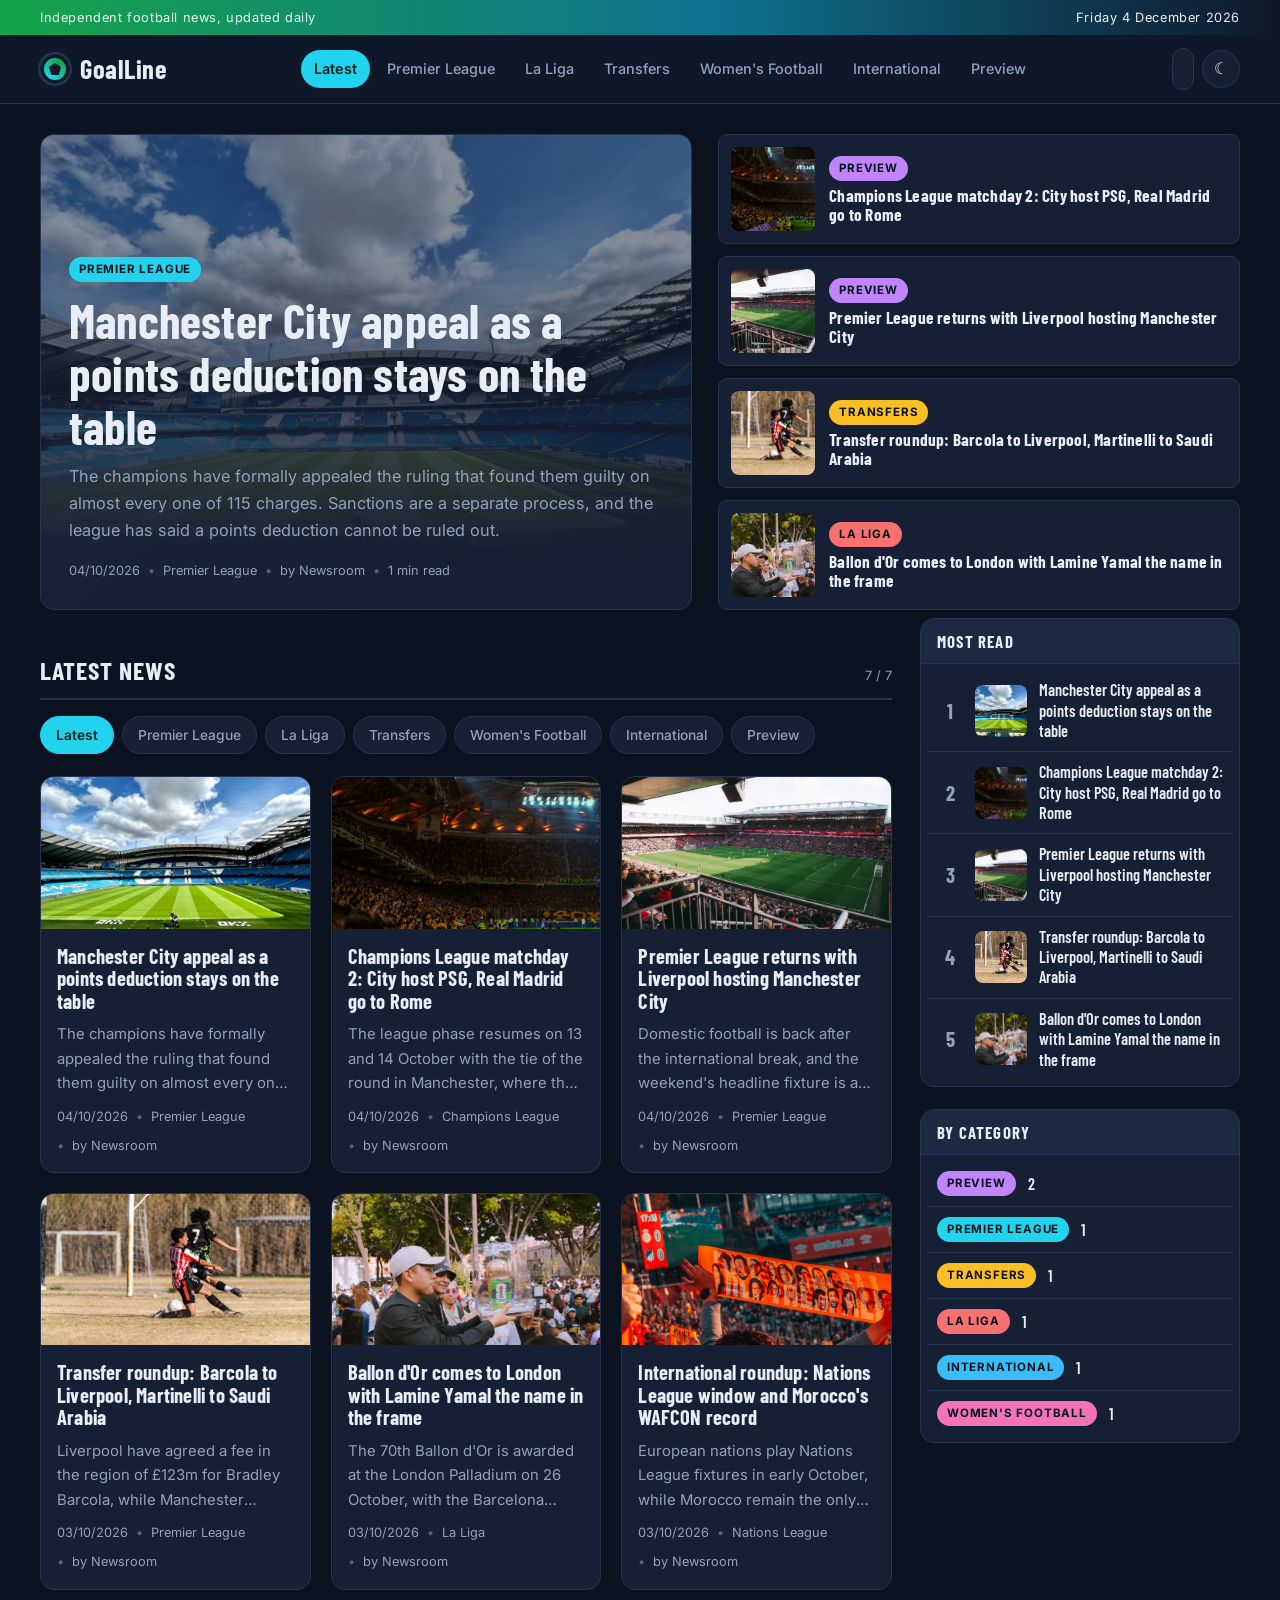
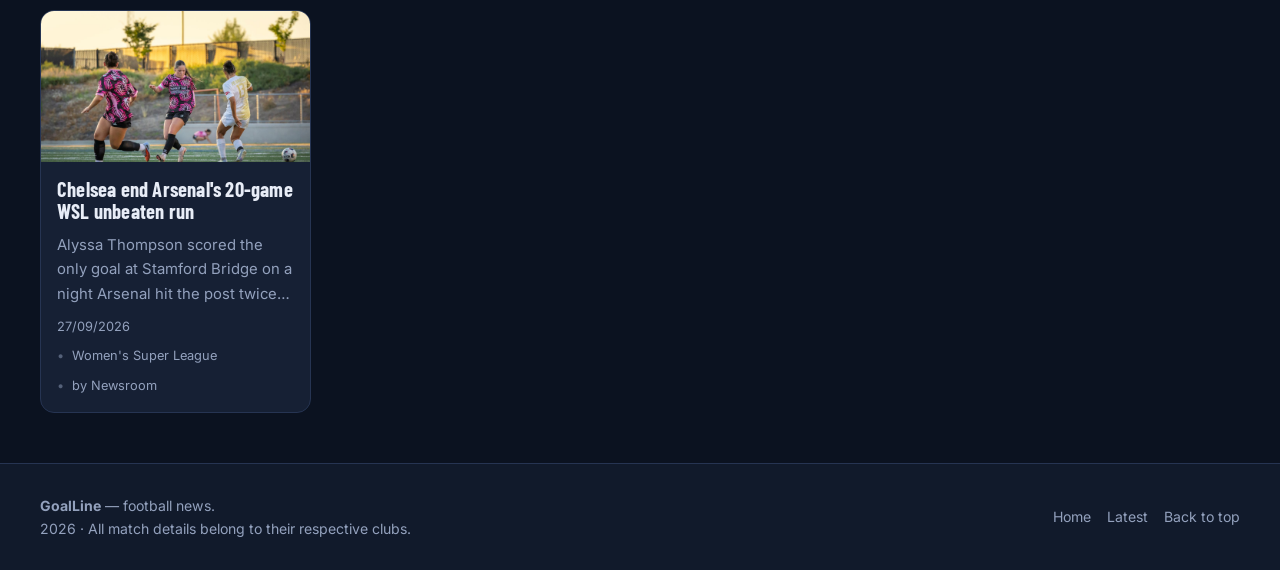
<file: index.html>
<!DOCTYPE html>
<html lang="en" dir="ltr" data-theme="dark">
<head>
<meta charset="utf-8">
<meta name="viewport" content="width=device-width, initial-scale=1">
<title>GoalLine &mdash; Football News, Match Reports &amp; Transfer Updates</title>
<meta name="description" content="Daily football news: match reports, transfer updates, previews and injury news from the Premier League, La Liga, Serie A and the Champions League.">
<link rel="icon" href="data:image/svg+xml,<svg xmlns='http://www.w3.org/2000/svg' viewBox='0 0 32 32'><circle cx='16' cy='16' r='15' fill='%2316a34a'/><circle cx='16' cy='16' r='7' fill='%23fff'/></svg>">
<link rel="preconnect" href="https://fonts.googleapis.com">
<link rel="preconnect" href="https://fonts.gstatic.com" crossorigin>
<link href="https://fonts.googleapis.com/css2?family=Barlow+Condensed:wght@600;700&family=Inter:wght@400;500;600;700&display=swap" rel="stylesheet">
<link rel="stylesheet" href="assets/css/style.css">
</head>
<body>

<div class="topbar">
  <div class="wrap">
    <span id="tagline"></span>
    <span id="today"></span>
  </div>
</div>

<header class="site-header">
  <div class="wrap">
    <a class="logo" href="index.html"><span class="ball"></span>GoalLine</a>
    <nav class="main-nav" id="nav" aria-label="Sections"></nav>
    <div class="tools">
      <div class="search">
        <input type="search" id="search" placeholder="Search news" aria-label="Search news">
      </div>
      <button class="icon-btn" id="theme" type="button"></button>
    </div>
  </div>
</header>

<main class="wrap">

  <section class="hero" aria-label="Top stories">
    <a class="hero-main" id="hero-main" href="#"></a>
    <div class="hero-side" id="hero-side"></div>
  </section>

  <div id="news">
    <div class="layout">
      <div>
        <div class="section-head">
          <h2 id="section-title">Latest News</h2>
          <span class="meta" id="result-count"></span>
        </div>
        <div class="filters" id="filters" role="group" aria-label="Filter by category"></div>
        <div class="news-grid" id="grid"></div>
      </div>

      <aside class="sidebar">
        <section class="widget">
          <h2 class="widget-head" id="most-read-head">Most Read</h2>
          <ul class="list" id="most-read"></ul>
        </section>
        <section class="widget">
          <h2 class="widget-head" id="by-category-head">By Category</h2>
          <ul class="list" id="by-category"></ul>
        </section>
      </aside>
    </div>
  </div>

</main>

<footer class="site-footer">
  <div class="wrap">
    <div>
      <strong>GoalLine</strong> &mdash; <span id="footer-tagline"></span>.<br>
      <span id="year"></span> &middot; <span id="footer-rights"></span>
    </div>
    <nav aria-label="Footer">
      <a href="index.html" id="footer-home">Home</a>
      <a href="#" id="footer-latest">Latest</a>
      <a href="#" id="footer-top">Back to top</a>
    </nav>
  </div>
</footer>

<script src="assets/js/i18n.js"></script>
<script src="assets/js/utils.js"></script>
<script src="assets/js/articles.js"></script>
<script src="assets/js/main.js"></script>
</body>
</html>
</file>
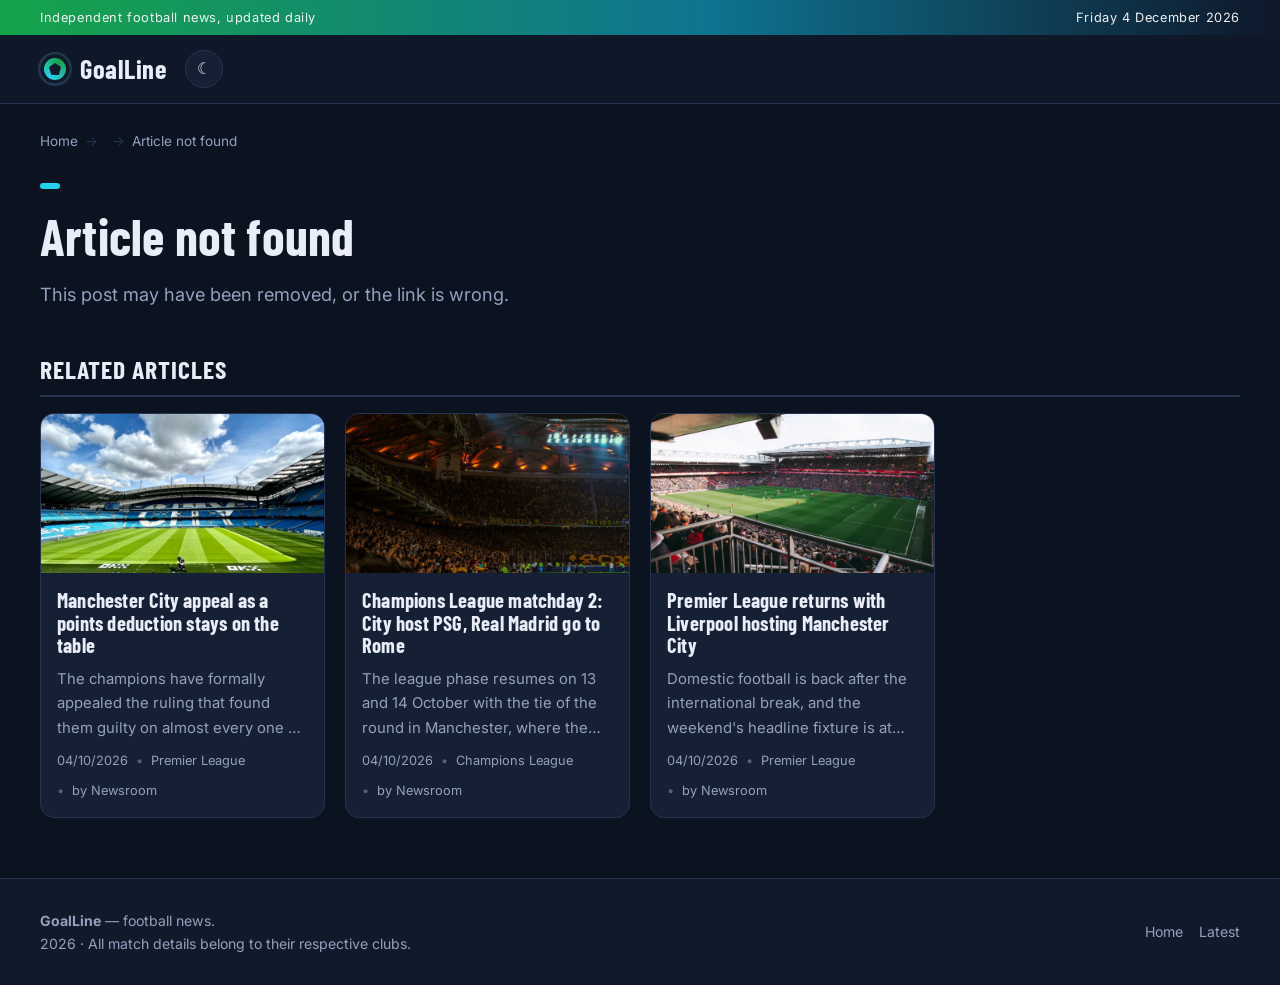
<file: article.html>
<!DOCTYPE html>
<html lang="en" dir="ltr" data-theme="dark">
<head>
<meta charset="utf-8">
<meta name="viewport" content="width=device-width, initial-scale=1">
<title>Football News Article &mdash; GoalLine</title>
<meta name="description" content="Read the latest football news, match reports, transfers, previews and injury updates.">
<link rel="icon" href="data:image/svg+xml,<svg xmlns='http://www.w3.org/2000/svg' viewBox='0 0 32 32'><circle cx='16' cy='16' r='15' fill='%2316a34a'/><circle cx='16' cy='16' r='7' fill='%23fff'/></svg>">
<link rel="preconnect" href="https://fonts.googleapis.com">
<link rel="preconnect" href="https://fonts.gstatic.com" crossorigin>
<link href="https://fonts.googleapis.com/css2?family=Barlow+Condensed:wght@600;700&family=Inter:wght@400;500;600;700&display=swap" rel="stylesheet">
<link rel="stylesheet" href="assets/css/style.css">
</head>
<body>

<div class="topbar">
  <div class="wrap">
    <span id="tagline"></span>
    <span id="today"></span>
  </div>
</div>

<header class="site-header">
  <div class="wrap">
    <a class="logo" href="index.html"><span class="ball"></span>GoalLine</a>
    <div class="tools">
      <button class="icon-btn" id="theme" type="button"></button>
    </div>
  </div>
</header>

<main class="wrap article-page">

  <nav class="breadcrumb">
    <a href="index.html" id="crumb-home">Home</a>
    <span class="sep" aria-hidden="true"></span>
    <span id="crumb-cat"></span>
    <span class="sep" aria-hidden="true"></span>
    <span id="crumb-title"></span>
  </nav>

  <header class="article-header">
    <span class="tag" id="art-tag"></span>
    <h1 id="art-title"></h1>
    <p class="lede" id="art-lede"></p>
    <div class="byline">
      <div>
        <strong id="art-author"></strong>
        <div class="meta" id="art-meta"></div>
      </div>
      <div class="share">
        <button id="share-link" type="button">Copy link</button>
        <button id="share-twitter" type="button">Share on X</button>
        <button id="share-whatsapp" type="button">WhatsApp</button>
      </div>
    </div>
  </header>

  <div class="media article-hero" id="art-hero"></div>

  <article class="article-body" id="art-body" aria-label="Article body"></article>

  <p class="source" id="art-source" hidden></p>

  <section class="related">
    <div class="section-head">
      <h2 id="related-head">Related articles</h2>
    </div>
    <div class="news-grid" id="related"></div>
  </section>

</main>

<footer class="site-footer">
  <div class="wrap">
    <div>
      <strong>GoalLine</strong> &mdash; <span id="footer-tagline"></span>.<br>
      <span id="year"></span> &middot; <span id="footer-rights"></span>
    </div>
    <nav aria-label="Footer">
      <a href="index.html" id="footer-home">Home</a>
      <a href="index.html" id="footer-latest">Latest</a>
    </nav>
  </div>
</footer>

<script src="assets/js/i18n.js"></script>
<script src="assets/js/utils.js"></script>
<script src="assets/js/articles.js"></script>
<script src="assets/js/article.js"></script>
</body>
</html>
</file>
<file: assets/css/style.css>
/* ==========================================================================
   GOALLINE -- football news site
   ========================================================================== */

:root {
  --bg: #0b1220;
  --bg-soft: #111a2b;
  --surface: #162034;
  --surface-2: #1d2942;
  --line: #263452;
  --text: #e8edf7;
  --muted: #93a1bd;
  --brand: #22d3ee;
  --brand-2: #16a34a;
  --accent: #22d3ee;
  --radius: 14px;
  --radius-sm: 9px;
  --shadow: 0 10px 30px rgba(0, 0, 0, .35);
  --max: 1240px;
  --font-body: Inter, "Segoe UI", system-ui, -apple-system, sans-serif;
  --font-head: "Barlow Condensed", Inter, sans-serif;
}

[data-theme="light"] {
  --bg: #f4f6fb;
  --bg-soft: #ffffff;
  --surface: #ffffff;
  --surface-2: #f0f3f9;
  --line: #dde3ee;
  --text: #101828;
  --muted: #5c6a86;
  --shadow: 0 8px 24px rgba(16, 24, 40, .08);
}

* { box-sizing: border-box; }

html { scroll-behavior: smooth; }

body {
  margin: 0;
  background: var(--bg);
  color: var(--text);
  font-family: var(--font-body);
  font-size: 16px;
  line-height: 1.65;
  -webkit-font-smoothing: antialiased;
}

img { max-width: 100%; display: block; }

a { color: inherit; text-decoration: none; }

.wrap {
  width: 100%;
  max-width: var(--max);
  margin-inline: auto;
  padding-inline: 20px;
}

h1, h2, h3, h4 {
  font-family: var(--font-head);
  font-weight: 700;
  line-height: 1.1;
  letter-spacing: .2px;
  margin: 0;
}

.h-txt {
  text-transform: uppercase;
  letter-spacing: 1.2px;
}

.visually-hidden {
  position: absolute;
  width: 1px; height: 1px;
  overflow: hidden;
  clip: rect(0 0 0 0);
  white-space: nowrap;
}

/* ------------------------------- header ------------------------------- */

.topbar {
  background: linear-gradient(90deg, var(--brand-2), #0e7490 55%, #0f172a);
  color: #fff;
  font-size: .8rem;
  letter-spacing: .6px;
}

.topbar .wrap {
  display: flex;
  gap: 16px;
  justify-content: space-between;
  padding-block: 7px;
}

.topbar span { opacity: .92; }

.site-header {
  position: sticky;
  top: 0;
  z-index: 50;
  background: color-mix(in srgb, var(--bg-soft) 92%, transparent);
  backdrop-filter: blur(10px);
  border-bottom: 1px solid var(--line);
}

.site-header .wrap {
  display: flex;
  align-items: center;
  gap: 18px;
  padding-block: 12px;
}

.logo {
  display: flex;
  align-items: center;
  gap: 10px;
  font-family: var(--font-head);
  font-size: 1.65rem;
  font-weight: 700;
  letter-spacing: .5px;
  white-space: nowrap;
}

.logo .ball {
  width: 30px; height: 30px;
  border-radius: 50%;
  background: conic-gradient(from 210deg, #22d3ee, #16a34a, #22d3ee);
  box-shadow: inset 0 0 0 4px var(--bg-soft), 0 0 0 2px var(--line);
  position: relative;
}

.logo .ball::after {
  content: "";
  position: absolute;
  inset: 9px;
  background: var(--bg-soft);
  clip-path: polygon(50% 0, 100% 35%, 82% 100%, 18% 100%, 0 35%);
}

.main-nav {
  display: flex;
  gap: 4px;
  margin-inline: auto;
  overflow-x: auto;
  scrollbar-width: none;
}

.main-nav::-webkit-scrollbar { display: none; }

.main-nav a {
  padding: 7px 13px;
  border-radius: 999px;
  font-size: .9rem;
  font-weight: 500;
  color: var(--muted);
  white-space: nowrap;
  transition: background .18s, color .18s;
}

.main-nav a:hover { color: var(--text); background: var(--surface-2); }

.main-nav a.active {
  color: #062018;
  background: var(--brand);
  font-weight: 600;
}

.tools { display: flex; gap: 8px; align-items: center; }

.search {
  position: relative;
  display: flex;
  align-items: center;
}

.search input {
  width: 0;
  padding: 8px 10px;
  border: 1px solid var(--line);
  border-radius: 999px;
  background: var(--surface);
  color: var(--text);
  font: inherit;
  font-size: .9rem;
  transition: width .25s, padding .25s;
}

.search input:focus {
  width: 190px;
  outline: none;
  border-color: var(--brand);
}

.icon-btn {
  width: 38px; height: 38px;
  display: grid;
  place-items: center;
  border: 1px solid var(--line);
  border-radius: 50%;
  background: var(--surface);
  color: var(--text);
  cursor: pointer;
  font-size: 1rem;
  transition: border-color .18s, background .18s;
}

.icon-btn:hover { border-color: var(--brand); }

/* -------------------------------- hero -------------------------------- */

.hero {
  display: grid;
  grid-template-columns: 1.25fr 1fr;
  gap: 26px;
  align-items: stretch;
  margin-block: 30px 8px;
}

.hero-main {
  position: relative;
  min-height: 380px;
  padding: 28px;
  border-radius: var(--radius);
  overflow: hidden;
  display: flex;
  flex-direction: column;
  justify-content: flex-end;
  background: linear-gradient(140deg, var(--surface-2), var(--surface));
  border: 1px solid var(--line);
}

.hero-main .media {
  position: absolute;
  inset: 0;
  border-radius: 0;
  opacity: .5;
}

.hero-main .media::after {
  content: "";
  position: absolute;
  inset: 0;
  background: linear-gradient(to top, var(--surface) 12%, rgba(0, 0, 0, .05) 75%);
}

.hero-body { position: relative; z-index: 2; max-width: 640px; }

.hero-main h1 {
  font-size: clamp(1.9rem, 4vw, 3rem);
  margin: 12px 0 10px;
}

.hero-main p {
  color: var(--muted);
  margin: 0 0 16px;
  font-size: 1.02rem;
}

.hero-side {
  display: flex;
  flex-direction: column;
  gap: 12px;
}

.mini {
  display: grid;
  grid-template-columns: 84px 1fr;
  gap: 14px;
  align-items: center;
  padding: 12px;
  background: var(--surface);
  border: 1px solid var(--line);
  border-radius: var(--radius-sm);
  transition: border-color .18s, transform .18s;
}

.mini:hover { border-color: var(--brand); transform: translateY(-2px); }

.mini h3 { font-size: 1.08rem; margin: 5px 0 0; }

.mini .media { border-radius: 8px; aspect-ratio: 1 / 1; height: 100%; }

/* ------------------------------- meta -------------------------------- */

.meta {
  display: flex;
  flex-wrap: wrap;
  align-items: center;
  gap: 8px;
  font-size: .8rem;
  color: var(--muted);
}

.meta .dot::before {
  content: "\2022";
  margin-right: 8px;
  opacity: .5;
}

.tag {
  display: inline-block;
  padding: 3px 10px;
  border-radius: 999px;
  font-size: .72rem;
  font-weight: 700;
  letter-spacing: .8px;
  text-transform: uppercase;
  color: #06121b;
  background: var(--accent, var(--brand));
}

/* ------------------------------ filters ------------------------------ */

.section-head {
  display: flex;
  align-items: baseline;
  justify-content: space-between;
  gap: 14px;
  margin: 38px 0 16px;
  padding-bottom: 12px;
  border-bottom: 2px solid var(--line);
}

.section-head h2 { font-size: 1.6rem; text-transform: uppercase; letter-spacing: 1px; }

.filters {
  display: flex;
  gap: 8px;
  flex-wrap: wrap;
  margin-bottom: 22px;
}

.chip {
  padding: 7px 15px;
  border: 1px solid var(--line);
  border-radius: 999px;
  background: var(--surface);
  color: var(--muted);
  font: inherit;
  font-size: .86rem;
  font-weight: 500;
  cursor: pointer;
  transition: color .18s, border-color .18s, background .18s;
}

.chip:hover { color: var(--text); border-color: var(--brand); }

.chip.active {
  background: var(--brand);
  border-color: var(--brand);
  color: #062018;
  font-weight: 600;
}

/* ------------------------------- layout ------------------------------ */

.layout {
  display: grid;
  grid-template-columns: minmax(0, 1fr) 320px;
  gap: 28px;
  align-items: start;
  padding-bottom: 50px;
}

.news-grid {
  display: grid;
  grid-template-columns: repeat(auto-fill, minmax(248px, 1fr));
  gap: 20px;
}

.card {
  display: flex;
  flex-direction: column;
  background: var(--surface);
  border: 1px solid var(--line);
  border-radius: var(--radius);
  overflow: hidden;
  transition: border-color .2s, transform .2s, box-shadow .2s;
}

.card:hover {
  border-color: var(--brand);
  transform: translateY(-4px);
  box-shadow: var(--shadow);
}

.card .media { aspect-ratio: 16 / 9; }

.card-body {
  display: flex;
  flex-direction: column;
  gap: 10px;
  padding: 16px;
  flex: 1;
}

.card h3 { font-size: 1.28rem; }

.card h3 a:hover { color: var(--brand); }

.card p {
  margin: 0;
  color: var(--muted);
  font-size: .93rem;
  display: -webkit-box;
  -webkit-line-clamp: 3;
  -webkit-box-orient: vertical;
  overflow: hidden;
}

.card .meta { margin-top: auto; }

/* ------------------------------- media ------------------------------- */

.media {
  position: relative;
  overflow: hidden;
  background:
    linear-gradient(135deg, color-mix(in srgb, var(--accent, #22d3ee) 85%, #000 15%), color-mix(in srgb, var(--accent, #22d3ee) 35%, #000 65%));
}

.media img { width: 100%; height: 100%; object-fit: cover; }

.media .initials {
  position: absolute;
  inset: 0;
  display: grid;
  place-items: center;
  font-family: var(--font-head);
  font-size: clamp(1.6rem, 5vw, 2.8rem);
  font-weight: 700;
  letter-spacing: 2px;
  color: rgba(255, 255, 255, .9);
  text-shadow: 0 2px 10px rgba(0, 0, 0, .35);
}

.media .badge {
  position: absolute;
  inset-inline-start: 12px;
  inset-block-end: 12px;
}

/* ------------------------------ sidebar ------------------------------ */

.sidebar {
  display: flex;
  flex-direction: column;
  gap: 22px;
  position: sticky;
  top: 92px;
}

.widget {
  background: var(--surface);
  border: 1px solid var(--line);
  border-radius: var(--radius);
  overflow: hidden;
}

.widget-head {
  padding: 13px 16px;
  border-bottom: 1px solid var(--line);
  font-family: var(--font-head);
  font-size: 1.05rem;
  font-weight: 700;
  letter-spacing: 1.2px;
  text-transform: uppercase;
  background: var(--surface-2);
}

.list { list-style: none; margin: 0; padding: 6px; }

.list li + li { border-top: 1px solid var(--line); }

.list a {
  display: flex;
  gap: 12px;
  align-items: center;
  padding: 10px;
  border-radius: var(--radius-sm);
}

.list a:hover { background: var(--surface-2); }

.list .rank {
  font-family: var(--font-head);
  font-size: 1.3rem;
  font-weight: 700;
  width: 26px;
  text-align: center;
  color: var(--muted);
  flex-shrink: 0;
}

.list .t {
  font-family: var(--font-head);
  font-size: 1.02rem;
  font-weight: 600;
  line-height: 1.25;
}

.list .media {
  width: 52px;
  height: 52px;
  border-radius: 8px;
  flex-shrink: 0;
}

/* ------------------------------- article ----------------------------- */

.article-page { padding-block: 26px 60px; }

.breadcrumb {
  font-size: .85rem;
  color: var(--muted);
  margin-bottom: 18px;
  display: flex;
  flex-wrap: wrap;
  gap: 7px;
  align-items: center;
}

.breadcrumb .sep { color: var(--line); }

.breadcrumb .sep::before { content: "\2192"; }

.breadcrumb a:hover { color: var(--brand); }

.article-header { max-width: 780px; }

.article-header h1 {
  font-size: clamp(2rem, 4.6vw, 3.2rem);
  margin: 12px 0 14px;
}

.lede {
  font-size: 1.14rem;
  color: var(--muted);
  margin: 0;
}

.article-hero {
  margin: 26px 0;
  border-radius: var(--radius);
  aspect-ratio: 21 / 9;
}

.article-body {
  max-width: 780px;
  font-size: 1.06rem;
}

.article-body p { margin: 0 0 20px; }

.article-body h2 {
  font-size: 1.6rem;
  margin: 32px 0 12px;
}

.article-body blockquote {
  margin: 28px 0;
  padding-block: 6px;
  padding-inline-end: 0;
  padding-inline-start: 22px;
  border-inline-start: 4px solid var(--brand);
  font-family: var(--font-head);
  font-size: 1.5rem;
  font-weight: 600;
  line-height: 1.3;
  color: var(--text);
}

.source {
  max-width: 780px;
  margin: 0;
  padding-block: 14px;
  border-block-start: 1px solid var(--line);
  font-size: .88rem;
  color: var(--muted);
}

.source-label { color: var(--text); font-weight: 600; }

.source a { color: var(--brand); }

.source a:hover { text-decoration: underline; }

.byline {
  display: flex;
  gap: 12px;
  align-items: center;
  padding: 14px 0;
  margin: 24px 0;
  border-block: 1px solid var(--line);
  font-size: .9rem;
  color: var(--muted);
}

.share { margin-inline-start: auto; display: flex; gap: 8px; }

.share button {
  border: 1px solid var(--line);
  background: var(--surface);
  color: var(--text);
  border-radius: 999px;
  padding: 6px 13px;
  font: inherit;
  font-size: .82rem;
  cursor: pointer;
}

.share button:hover { border-color: var(--brand); color: var(--brand); }

.related { margin-top: 46px; }

/* -------------------------------- misc ------------------------------- */

.empty {
  padding: 50px 20px;
  text-align: center;
  color: var(--muted);
  border: 1px dashed var(--line);
  border-radius: var(--radius);
  grid-column: 1 / -1;
}

.site-footer {
  border-top: 1px solid var(--line);
  background: var(--bg-soft);
  padding: 30px 0;
  font-size: .88rem;
  color: var(--muted);
}

.site-footer .wrap {
  display: flex;
  gap: 14px;
  flex-wrap: wrap;
  align-items: center;
  justify-content: space-between;
}

.site-footer nav { display: flex; gap: 16px; flex-wrap: wrap; }

.site-footer a:hover { color: var(--brand); }

/* Two-column share row on narrow screens, otherwise it collides with byline */
@media (max-width: 620px) {
  .byline { flex-wrap: wrap; }
  .share { margin-inline-start: 0; width: 100%; flex-wrap: wrap; }
}

.toast {
  position: fixed;
  left: 50%;
  bottom: 26px;
  transform: translate(-50%, 20px);
  background: var(--surface-2);
  border: 1px solid var(--brand);
  color: var(--text);
  padding: 11px 20px;
  border-radius: 999px;
  font-size: .9rem;
  box-shadow: var(--shadow);
  opacity: 0;
  pointer-events: none;
  transition: opacity .25s, transform .25s;
  z-index: 100;
}

.toast.show { opacity: 1; transform: translate(-50%, 0); }

.reveal { animation: rise .35s ease both; }

@keyframes rise {
  from { opacity: 0; transform: translateY(12px); }
  to { opacity: 1; transform: translateY(0); }
}

/* ----------------------------- responsive ---------------------------- */

@media (max-width: 1020px) {
  .layout { grid-template-columns: 1fr; }
  .sidebar { position: static; }
}

@media (max-width: 820px) {
  .hero { grid-template-columns: 1fr; }
  .hero-main { min-height: 300px; }
  .main-nav { order: 3; width: 100%; margin: 0; }
  .site-header .wrap { flex-wrap: wrap; }
  .tools { margin-left: auto; }
  .topbar .wrap { justify-content: center; }
  .topbar span:last-child { display: none; }
}

@media (max-width: 520px) {
  .search input:focus { width: 130px; }
  .logo { font-size: 1.35rem; }
  .hero-main { padding: 20px; }
}

@media (prefers-reduced-motion: reduce) {
  * { animation: none !important; transition: none !important; }
}
</file>
